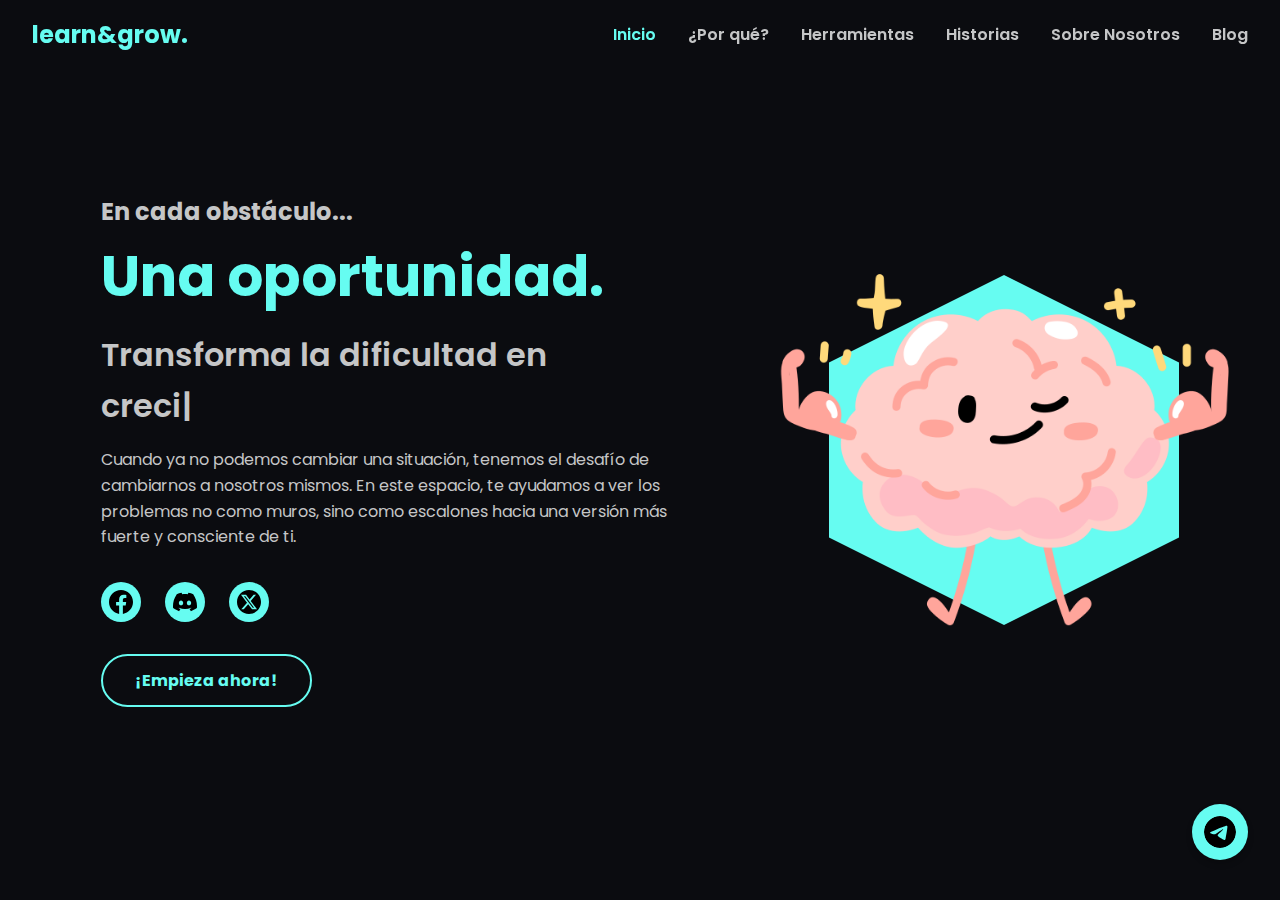
<file: index.html>
<!DOCTYPE html>
<html lang="es">
<head>
    <meta charset="UTF-8">
    <meta name="viewport" content="width=device-width, initial-scale=1.0">
    <title>Aprender de los Problemas</title>
    <link rel="stylesheet" href="css/style.css">
    <link rel="stylesheet" href="css/index.css">
    <link rel="stylesheet" href="css/chat.css">
</head>
<body>
    <header>
        <nav class="navbar">
            <div class="logo">learn&grow.</div>
            <ul class="nav-links">
                <li><a href="index.html" class="active">Inicio</a></li>
                <li><a href="html/why.html">¿Por qué?</a></li>
                <li><a href="html/tools.html">Herramientas</a></li>
                <li><a href="html/stories.html">Historias</a></li>
                <li><a href="html/about.html">Sobre Nosotros</a></li>
                <li><a href="html/blog.html">Blog</a></li>
            </ul>
        </nav>
    </header>

    <main class="hero-section">
        <div class="hero-content">
            <h3 class="greeting">En cada obstáculo...</h3>
            <h1 class="name">Una oportunidad.</h1>
            <h2 class="profession">Transforma la dificultad en <br> <span class="animated-text"></span><span class="cursor">|</span></h2>
            <p class="description">Cuando ya no podemos cambiar una situación, tenemos el desafío de cambiarnos a nosotros mismos. En este espacio, te ayudamos a ver los problemas no como muros, sino como escalones hacia una versión más fuerte y consciente de ti.</p>
            <div class="social-icons">
                <a href="#"><img src="icons/facebook.svg" alt="Facebook" class="social-icon"></a>
                <a href="#"><img src="icons/discord.svg" alt="Discord" class="social-icon"></a>
                <a href="#"><img src="icons/x.svg" alt="X" class="social-icon"></a>
            </div>
            <button class="download-cv-btn">¡Empieza ahora!</button>
        </div>
        <div class="hero-image-container">
            <div class="image-border"></div>
            <img src="img/profile-pic.png" alt="Ilustración de Crecimiento" class="profile-pic">
        </div>
    </main>

    <div id="chat-modal" class="chat-modal">
        <div class="chat-header">
            <h3>Asesor en Crecimiento</h3>
            <span class="close-btn">&times;</span>
        </div>
        <div class="chat-body">
            </div>
        <div class="chat-input">
            <input type="text" id="user-input" placeholder="Escribe tu mensaje...">
            <button id="send-button" class="send-btn">Enviar</button>
        </div>
    </div>

    <div class="chat-btn-container">
        <a href="#"><img src="icons/chat.svg" alt="Chat" class="chat-icon"></a>
    </div>

    <footer>
    </footer>

    <script src="js/index.js"></script>
    <script src="js/chat.js"></script>
</body>
</html>
</file>
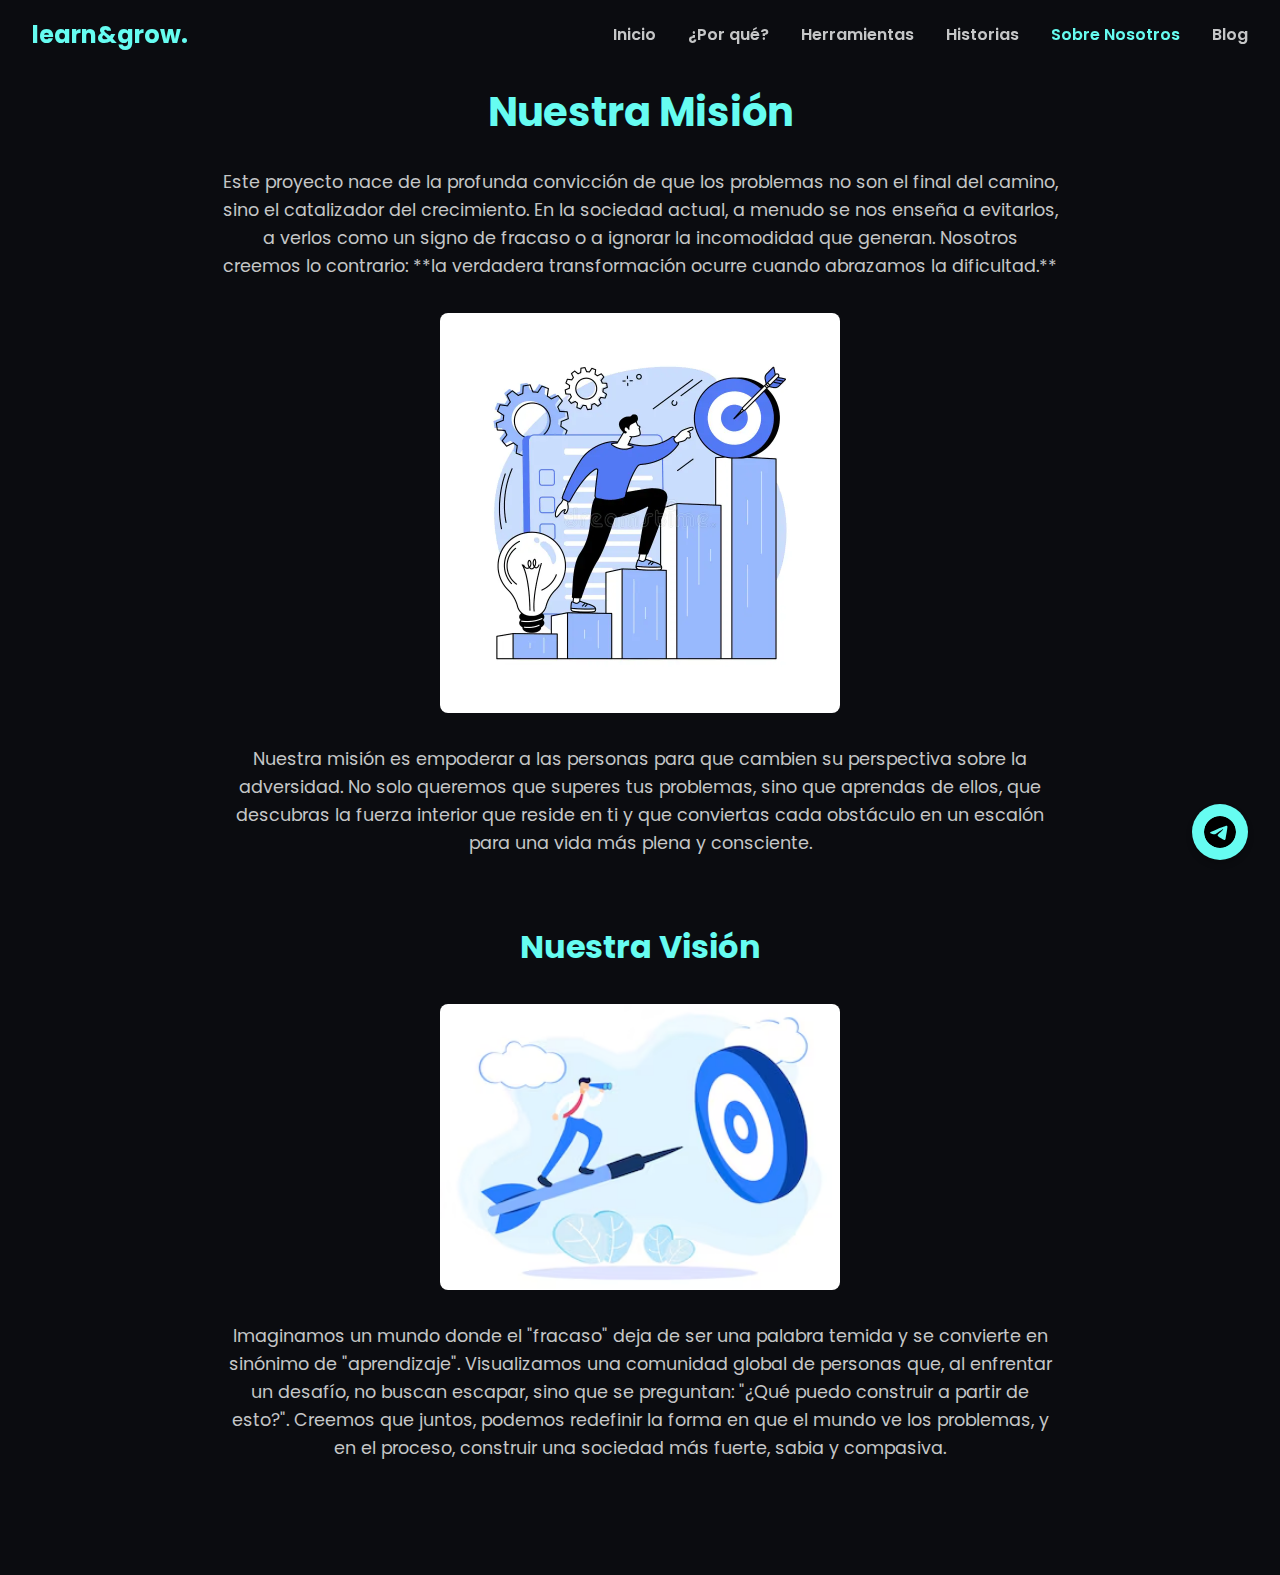
<file: html/about.html>
<!DOCTYPE html> 
<html lang="es">
<head>
    <meta charset="UTF-8">
    <meta name="viewport" content="width=device-width, initial-scale=1.0">
    <title>Sobre Nosotros | Crecimiento</title>
    <link rel="stylesheet" href="../css/style.css">
    <link rel="stylesheet" href="../css/about.css">
    <link rel="stylesheet" href="../css/chat.css">
</head>
<body>
    <header>
        <nav class="navbar">
            <div class="logo">learn&grow.</div>
            <ul class="nav-links">
                <li><a href="../index.html">Inicio</a></li>
                <li><a href="why.html">¿Por qué?</a></li>
                <li><a href="tools.html">Herramientas</a></li>
                <li><a href="stories.html">Historias</a></li>
                <li><a href="about.html" class="active">Sobre Nosotros</a></li>
                <li><a href="blog.html">Blog</a></li>
            </ul>
        </nav>
    </header>

    <main class="about-section">
        <div class="about-container">
            <h1>Nuestra Misión</h1>
            <p>Este proyecto nace de la profunda convicción de que los problemas no son el final del camino, sino el catalizador del crecimiento. En la sociedad actual, a menudo se nos enseña a evitarlos, a verlos como un signo de fracaso o a ignorar la incomodidad que generan. Nosotros creemos lo contrario: **la verdadera transformación ocurre cuando abrazamos la dificultad.**</p>
            <div class="about-image-placeholder">
                <img src="../img/mission-placeholder.jpg" alt="Ilustración de la misión" class="about-image">
            </div>
            <p>Nuestra misión es empoderar a las personas para que cambien su perspectiva sobre la adversidad. No solo queremos que superes tus problemas, sino que aprendas de ellos, que descubras la fuerza interior que reside en ti y que conviertas cada obstáculo en un escalón para una vida más plena y consciente.</p>

            <div class="vision-section">
                <h2>Nuestra Visión</h2>
                <div class="about-image-placeholder">
                    <img src="../img/vision-placeholder.jpg" alt="Ilustración de la visión" class="about-image">
                </div>
                <p>Imaginamos un mundo donde el "fracaso" deja de ser una palabra temida y se convierte en sinónimo de "aprendizaje". Visualizamos una comunidad global de personas que, al enfrentar un desafío, no buscan escapar, sino que se preguntan: "¿Qué puedo construir a partir de esto?". Creemos que juntos, podemos redefinir la forma en que el mundo ve los problemas, y en el proceso, construir una sociedad más fuerte, sabia y compasiva.</p>
            </div>
        </div>
    </main>

    <div id="chat-modal" class="chat-modal">
        <div class="chat-header">
            <h3>Asesor en Crecimiento</h3>
            <span class="close-btn">&times;</span>
        </div>
        <div class="chat-body">
        </div>
        <div class="chat-input">
            <input type="text" id="user-input" placeholder="Escribe tu mensaje...">
            <button id="send-button" class="send-btn">Enviar</button>
        </div>
    </div>

    <div class="chat-btn-container">
        <a href="#"><img src="../icons/chat.svg" alt="Chat" class="chat-icon"></a>
    </div>

    <footer>
    </footer>
    
    <script src="../js/chat.js"></script>
</body>
</html>
</file>
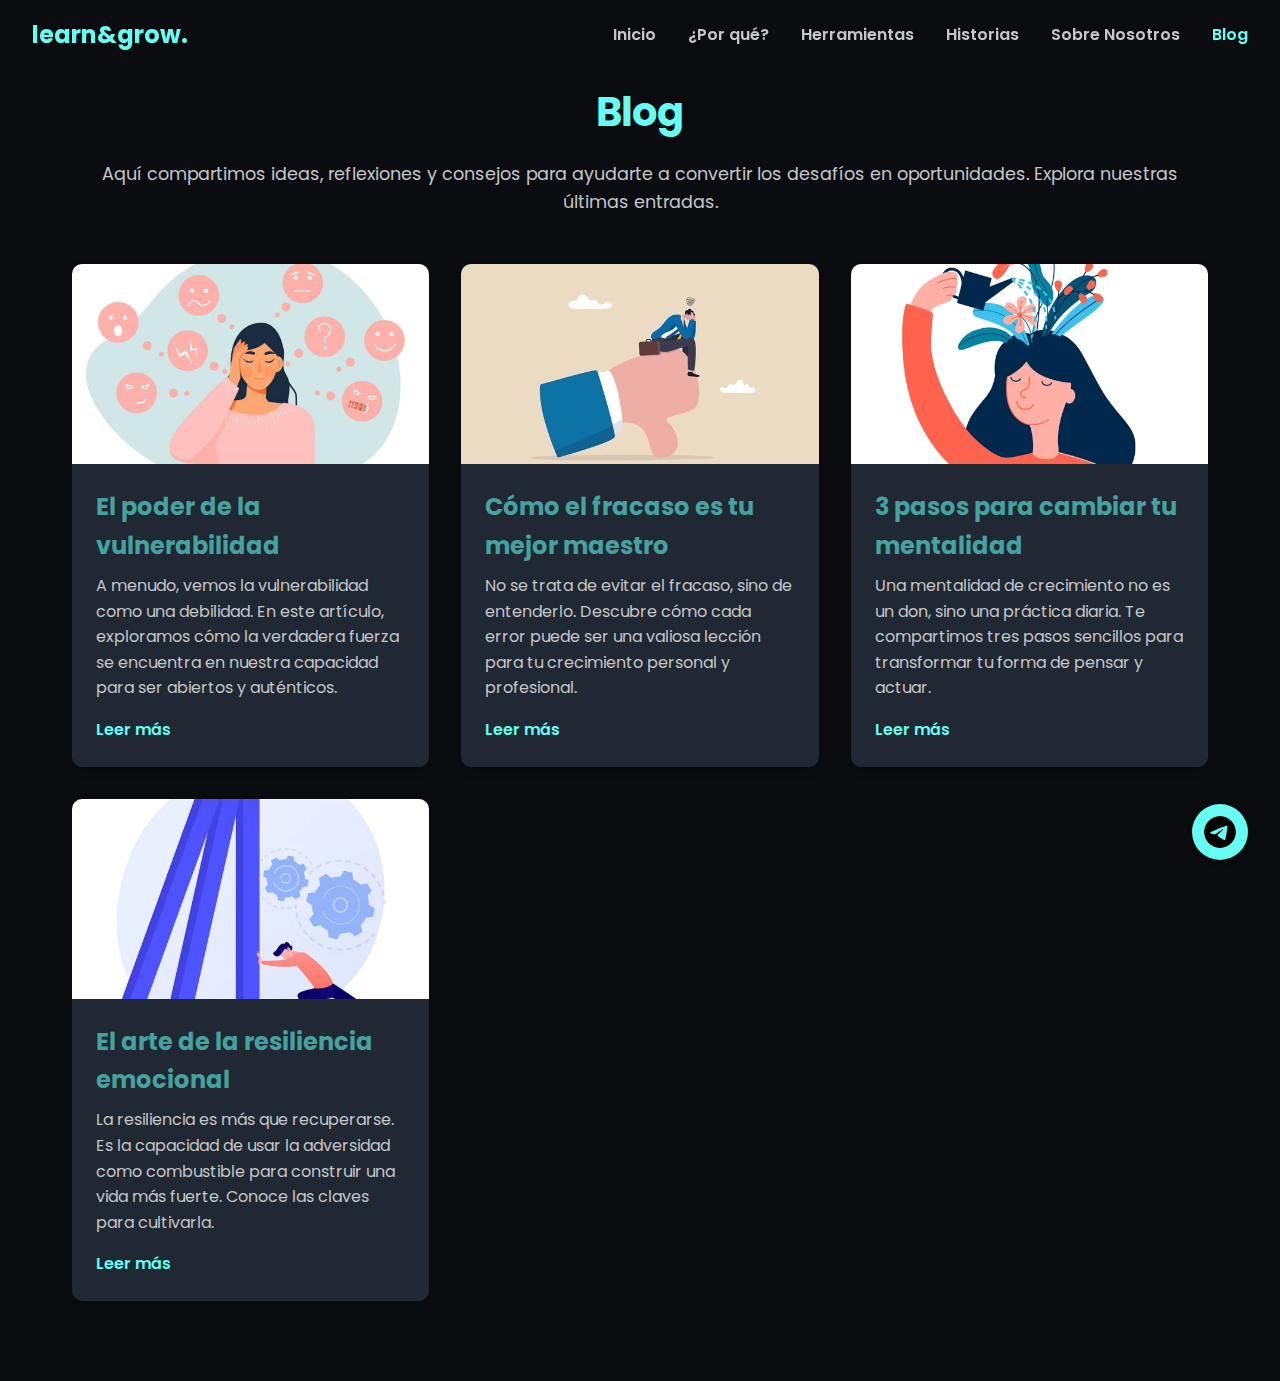
<file: html/blog.html>
<!DOCTYPE html> 
<html lang="es">
<head>
    <meta charset="UTF-8">
    <meta name="viewport" content="width=device-width, initial-scale=1.0">
    <title>Blog | Crecimiento</title>
    <link rel="stylesheet" href="../css/style.css">
    <link rel="stylesheet" href="../css/blog.css">
    <link rel="stylesheet" href="../css/chat.css">
</head>
<body>
    <header>
        <nav class="navbar">
            <div class="logo">learn&grow.</div>
            <ul class="nav-links">
                <li><a href="../index.html">Inicio</a></li>
                <li><a href="why.html">¿Por qué?</a></li>
                <li><a href="tools.html">Herramientas</a></li>
                <li><a href="stories.html">Historias</a></li>
                <li><a href="about.html">Sobre Nosotros</a></li>
                <li><a href="blog.html" class="active">Blog</a></li>
            </ul>
        </nav>
    </header>

    <main class="blog-section">
        <div class="blog-container">
            <h1>Blog</h1>
            <p class="blog-intro">Aquí compartimos ideas, reflexiones y consejos para ayudarte a convertir los desafíos en oportunidades. Explora nuestras últimas entradas.</p>

            <div class="blog-grid">
                <div class="blog-card">
                    <img src="../img/blog-post1.jpg" alt="Ilustración del post del blog" class="blog-image">
                    <div class="blog-content">
                        <h2>El poder de la vulnerabilidad</h2>
                        <p>A menudo, vemos la vulnerabilidad como una debilidad. En este artículo, exploramos cómo la verdadera fuerza se encuentra en nuestra capacidad para ser abiertos y auténticos.</p>
                        <a href="#" class="read-more">Leer más</a>
                    </div>
                </div>

                <div class="blog-card">
                    <img src="../img/blog-post2.jpg" alt="Ilustración del post del blog" class="blog-image">
                    <div class="blog-content">
                        <h2>Cómo el fracaso es tu mejor maestro</h2>
                        <p>No se trata de evitar el fracaso, sino de entenderlo. Descubre cómo cada error puede ser una valiosa lección para tu crecimiento personal y profesional.</p>
                        <a href="#" class="read-more">Leer más</a>
                    </div>
                </div>

                <div class="blog-card">
                    <img src="../img/blog-post3.jpg" alt="Ilustración del post del blog" class="blog-image">
                    <div class="blog-content">
                        <h2>3 pasos para cambiar tu mentalidad</h2>
                        <p>Una mentalidad de crecimiento no es un don, sino una práctica diaria. Te compartimos tres pasos sencillos para transformar tu forma de pensar y actuar.</p>
                        <a href="#" class="read-more">Leer más</a>
                    </div>
                </div>

                <div class="blog-card">
                    <img src="../img/blog-post4.jpg" alt="Ilustración del post del blog" class="blog-image">
                    <div class="blog-content">
                        <h2>El arte de la resiliencia emocional</h2>
                        <p>La resiliencia es más que recuperarse. Es la capacidad de usar la adversidad como combustible para construir una vida más fuerte. Conoce las claves para cultivarla.</p>
                        <a href="#" class="read-more">Leer más</a>
                    </div>
                </div>
            </div>
        </div>
    </main>

    <div id="chat-modal" class="chat-modal">
        <div class="chat-header">
            <h3>Asesor en Crecimiento</h3>
            <span class="close-btn">&times;</span>
        </div>
        <div class="chat-body">
        </div>
        <div class="chat-input">
            <input type="text" id="user-input" placeholder="Escribe tu mensaje...">
            <button id="send-button" class="send-btn">Enviar</button>
        </div>
    </div>

    <div class="chat-btn-container">
        <a href="#"><img src="../icons/chat.svg" alt="Chat" class="chat-icon"></a>
    </div>

    <footer>
    </footer>
    
    <script src="../js/chat.js"></script>
</body>
</html>
</file>
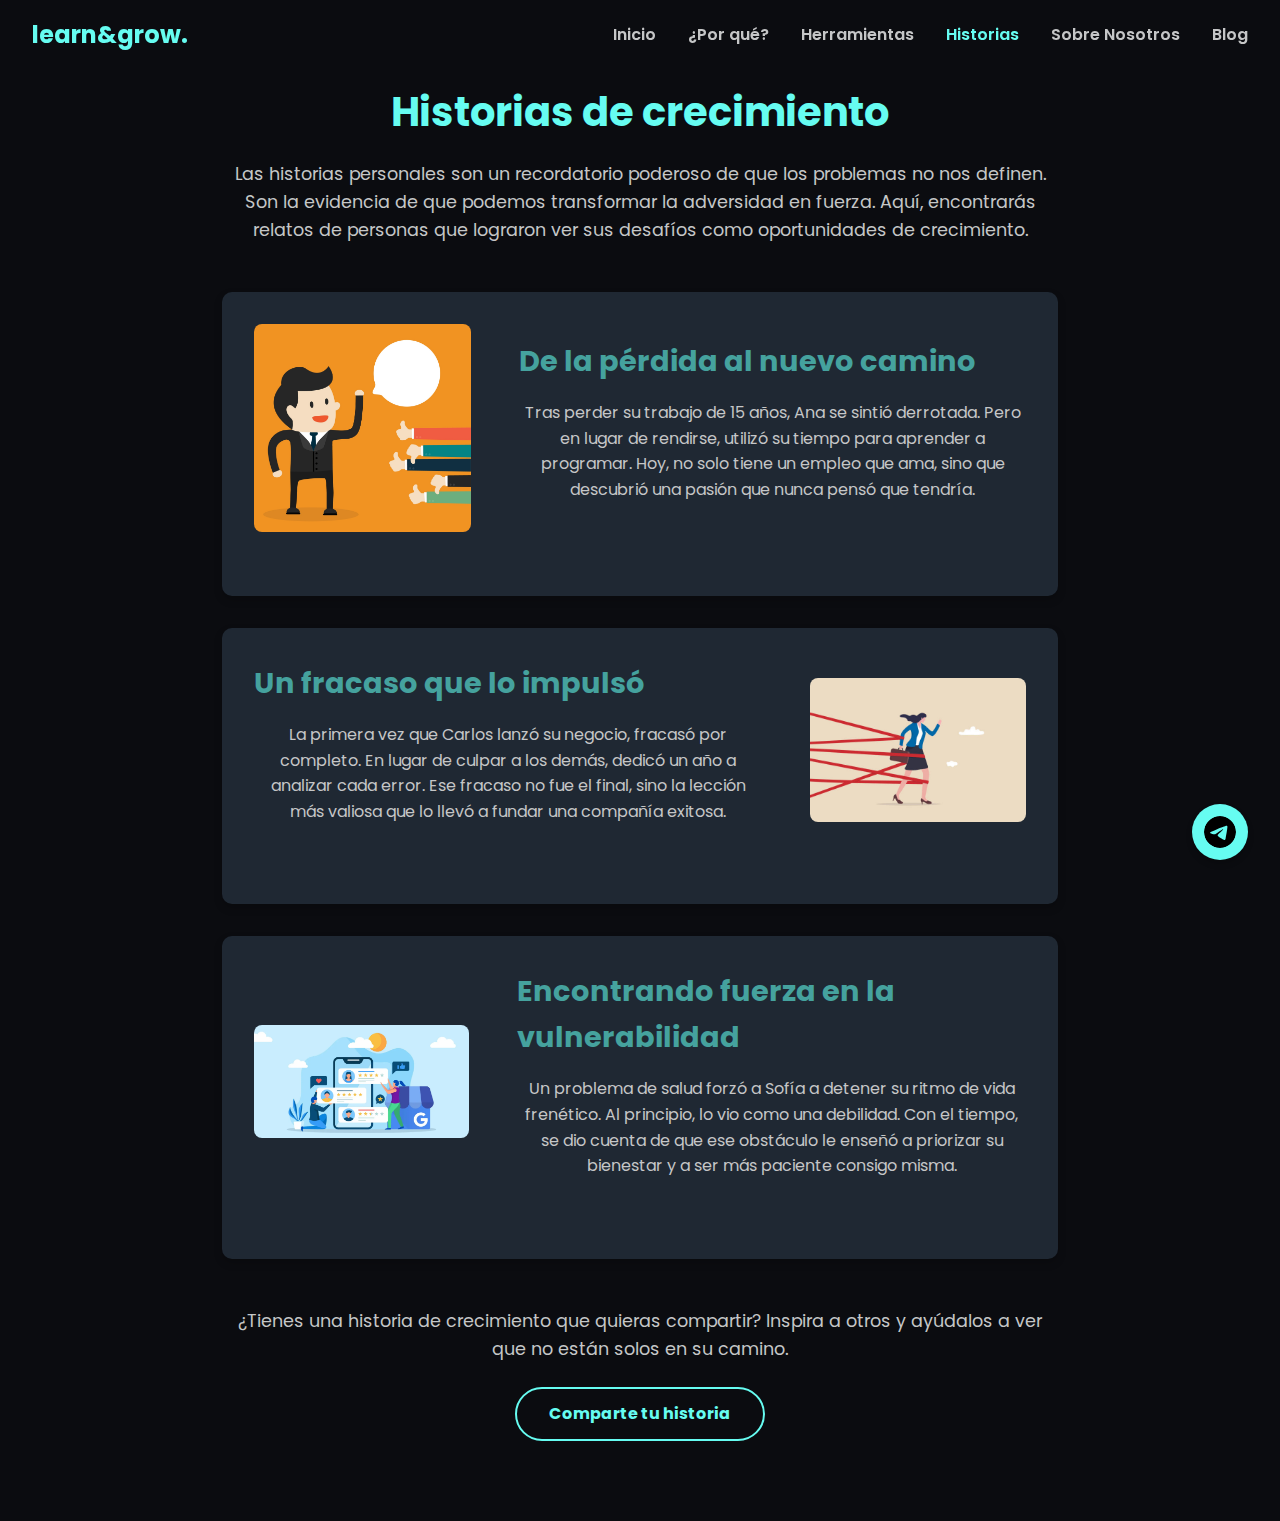
<file: html/stories.html>
<!DOCTYPE html> 
<html lang="es">
<head>
    <meta charset="UTF-8">
    <meta name="viewport" content="width=device-width, initial-scale=1.0">
    <title>Historias | Crecimiento</title>
    <link rel="stylesheet" href="../css/style.css">
    <link rel="stylesheet" href="../css/stories.css">
    <link rel="stylesheet" href="../css/chat.css">
</head>
<body>
    <header>
        <nav class="navbar">
            <div class="logo">learn&grow.</div>
            <ul class="nav-links">
                <li><a href="../index.html">Inicio</a></li>
                <li><a href="why.html">¿Por qué?</a></li>
                <li><a href="tools.html">Herramientas</a></li>
                <li><a href="stories.html" class="active">Historias</a></li>
                <li><a href="about.html">Sobre Nosotros</a></li>
                <li><a href="blog.html">Blog</a></li>
            </ul>
        </nav>
    </header>

    <main class="stories-section">
        <div class="stories-container">
            <h1>Historias de crecimiento</h1>
            <p>Las historias personales son un recordatorio poderoso de que los problemas no nos definen. Son la evidencia de que podemos transformar la adversidad en fuerza. Aquí, encontrarás relatos de personas que lograron ver sus desafíos como oportunidades de crecimiento.</p>

            <div class="story-card">
                <div class="story-image">
                    <img src="../img/story1.jpg" alt="Foto de una persona contando su historia">
                </div>
                <div class="story-content">
                    <h2>De la pérdida al nuevo camino</h2>
                    <p>Tras perder su trabajo de 15 años, Ana se sintió derrotada. Pero en lugar de rendirse, utilizó su tiempo para aprender a programar. Hoy, no solo tiene un empleo que ama, sino que descubrió una pasión que nunca pensó que tendría.</p>
                </div>
            </div>

            <div class="story-card">
                <div class="story-image">
                    <img src="../img/story2.jpg" alt="Foto de una persona superando un desafío">
                </div>
                <div class="story-content">
                    <h2>Un fracaso que lo impulsó</h2>
                    <p>La primera vez que Carlos lanzó su negocio, fracasó por completo. En lugar de culpar a los demás, dedicó un año a analizar cada error. Ese fracaso no fue el final, sino la lección más valiosa que lo llevó a fundar una compañía exitosa.</p>
                </div>
            </div>

            <div class="story-card">
                <div class="story-image">
                    <img src="../img/story3.jpg" alt="Foto de una persona reflexiva">
                </div>
                <div class="story-content">
                    <h2>Encontrando fuerza en la vulnerabilidad</h2>
                    <p>Un problema de salud forzó a Sofía a detener su ritmo de vida frenético. Al principio, lo vio como una debilidad. Con el tiempo, se dio cuenta de que ese obstáculo le enseñó a priorizar su bienestar y a ser más paciente consigo misma.</p>
                </div>
            </div>
            
            <div class="call-to-action">
                <p>¿Tienes una historia de crecimiento que quieras compartir? Inspira a otros y ayúdalos a ver que no están solos en su camino.</p>
                <a href="#" class="share-btn">Comparte tu historia</a>
            </div>
        </div>
    </main>
    
    <div id="chat-modal" class="chat-modal">
        <div class="chat-header">
            <h3>Asesor en Crecimiento</h3>
            <span class="close-btn">&times;</span>
        </div>
        <div class="chat-body">
        </div>
        <div class="chat-input">
            <input type="text" id="user-input" placeholder="Escribe tu mensaje...">
            <button id="send-button" class="send-btn">Enviar</button>
        </div>
    </div>

    <div class="chat-btn-container">
        <a href="#"><img src="../icons/chat.svg" alt="Chat" class="chat-icon"></a>
    </div>

    <footer>
    </footer>
    
    <script src="../js/chat.js"></script>
</body>
</html>
</file>
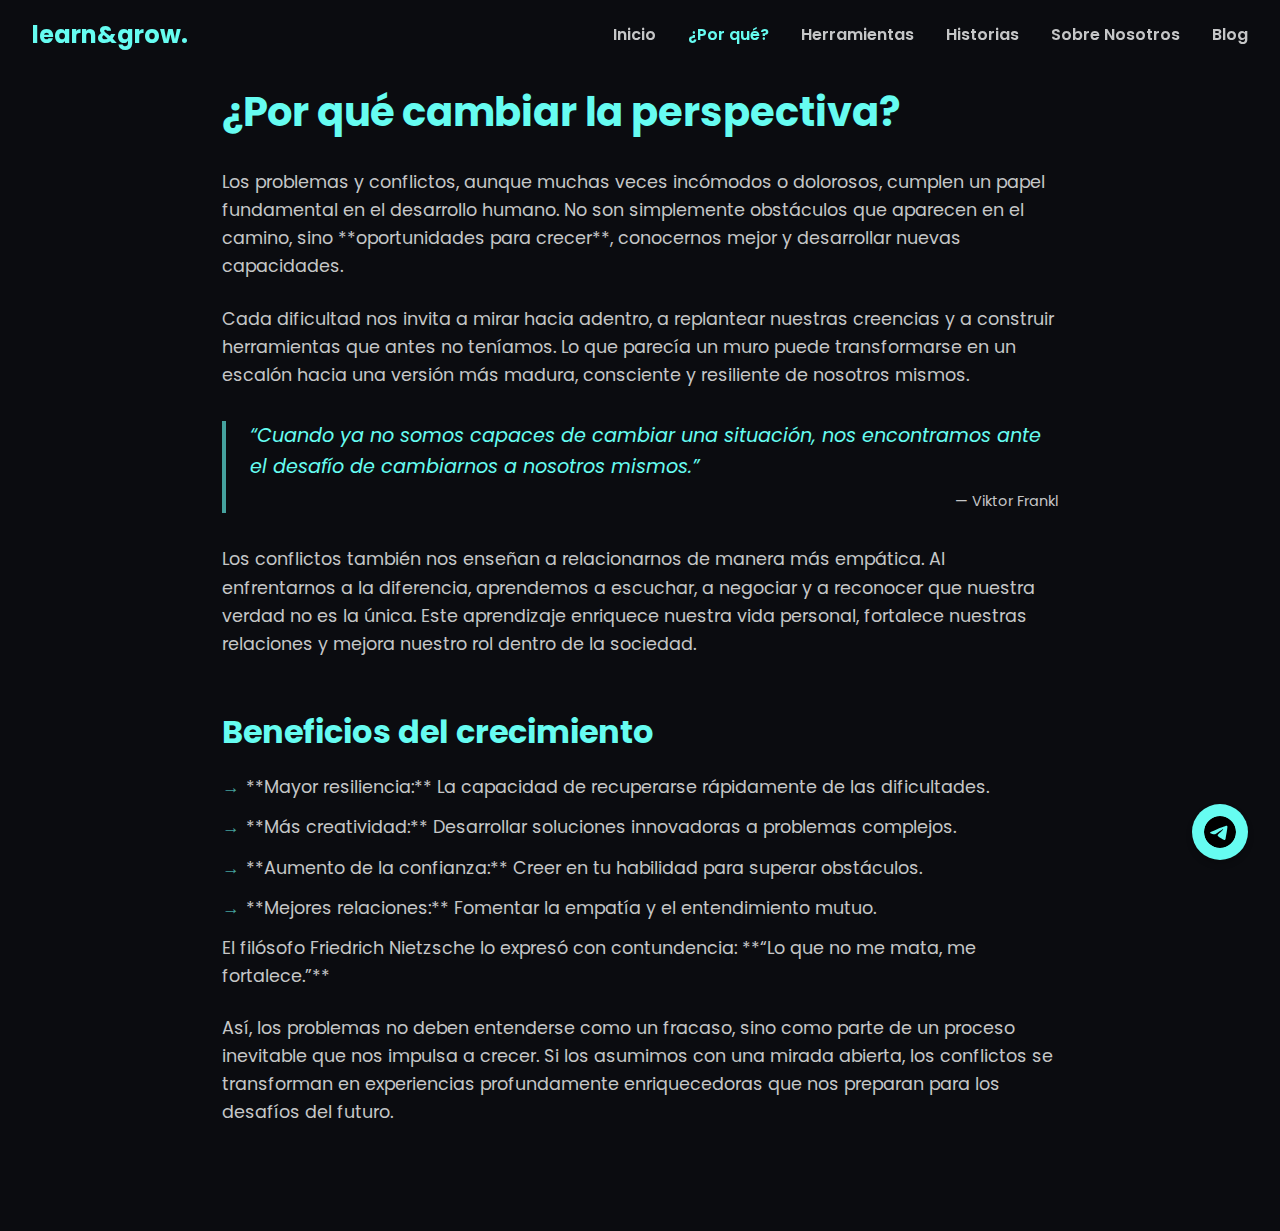
<file: html/why.html>
<!DOCTYPE html> 
<html lang="es">
<head>
    <meta charset="UTF-8">
    <meta name="viewport" content="width=device-width, initial-scale=1.0">
    <title>¿Por qué? | Crecimiento</title>
    <link rel="stylesheet" href="../css/style.css">
    <link rel="stylesheet" href="../css/why.css">
    <link rel="stylesheet" href="../css/chat.css">
</head>
<body>
    <header>
        <nav class="navbar">
            <div class="logo">learn&grow.</div>
            <ul class="nav-links">
                <li><a href="../index.html">Inicio</a></li>
                <li><a href="why.html" class="active">¿Por qué?</a></li>
                <li><a href="tools.html">Herramientas</a></li>
                <li><a href="stories.html">Historias</a></li>
                <li><a href="about.html">Sobre Nosotros</a></li>
                <li><a href="blog.html">Blog</a></li>
            </ul>
        </nav>
    </header>

    <main class="why-section">
        <div class="why-container">
            <h1>¿Por qué cambiar la perspectiva?</h1>
            <p>Los problemas y conflictos, aunque muchas veces incómodos o dolorosos, cumplen un papel fundamental en el desarrollo humano. No son simplemente obstáculos que aparecen en el camino, sino **oportunidades para crecer**, conocernos mejor y desarrollar nuevas capacidades.</p>
            <p>Cada dificultad nos invita a mirar hacia adentro, a replantear nuestras creencias y a construir herramientas que antes no teníamos. Lo que parecía un muro puede transformarse en un escalón hacia una versión más madura, consciente y resiliente de nosotros mismos.</p>
            <blockquote class="quote">
                “Cuando ya no somos capaces de cambiar una situación, nos encontramos ante el desafío de cambiarnos a nosotros mismos.”
                <cite>— Viktor Frankl</cite>
            </blockquote>
            <p>Los conflictos también nos enseñan a relacionarnos de manera más empática. Al enfrentarnos a la diferencia, aprendemos a escuchar, a negociar y a reconocer que nuestra verdad no es la única. Este aprendizaje enriquece nuestra vida personal, fortalece nuestras relaciones y mejora nuestro rol dentro de la sociedad.</p>
            <div class="benefits-section">
                <h2>Beneficios del crecimiento</h2>
                <ul>
                    <li>**Mayor resiliencia:** La capacidad de recuperarse rápidamente de las dificultades.</li>
                    <li>**Más creatividad:** Desarrollar soluciones innovadoras a problemas complejos.</li>
                    <li>**Aumento de la confianza:** Creer en tu habilidad para superar obstáculos.</li>
                    <li>**Mejores relaciones:** Fomentar la empatía y el entendimiento mutuo.</li>
                </ul>
            </div>
            <p>El filósofo Friedrich Nietzsche lo expresó con contundencia: **“Lo que no me mata, me fortalece.”**</p>
            <p>Así, los problemas no deben entenderse como un fracaso, sino como parte de un proceso inevitable que nos impulsa a crecer. Si los asumimos con una mirada abierta, los conflictos se transforman en experiencias profundamente enriquecedoras que nos preparan para los desafíos del futuro.</p>
        </div>
    </main>

    <div id="chat-modal" class="chat-modal">
        <div class="chat-header">
            <h3>Asesor en Crecimiento</h3>
            <span class="close-btn">&times;</span>
        </div>
        <div class="chat-body">
        </div>
        <div class="chat-input">
            <input type="text" id="user-input" placeholder="Escribe tu mensaje...">
            <button id="send-button" class="send-btn">Enviar</button>
        </div>
    </div>

    <div class="chat-btn-container">
        <a href="#"><img src="../icons/chat.svg" alt="Chat" class="chat-icon"></a>
    </div>

    <footer>
    </footer>
    
    <script src="../js/chat.js"></script>
</body>
</html>
</file>
<file: css/style.css>
@import url('https://fonts.googleapis.com/css2?family=Poppins:wght@400;600;700&display=swap');

:root {
    --bg-color: #0b0c10;
    --primary-color: #66fcf1;
    --secondary-color: #45a29e;
    --text-color: #c5c6c7;
    --dark-text-color: #1f2833;
}

* {
    margin: 0;
    padding: 0;
    box-sizing: border-box;
    font-family: 'Poppins', sans-serif;
}

body {
    background-color: var(--bg-color);
    color: var(--text-color);
    line-height: 1.6;
}

.container {
    max-width: 1200px;
    margin: 0 auto;
    padding: 0 2rem;
}

/* Navbar */
.navbar {
    display: flex;
    justify-content: space-between;
    align-items: center;
    padding: 1rem 2rem;
    position: fixed;
    width: 100%;
    z-index: 1000;
    transition: background-color 0.3s ease;
}

.logo {
    font-size: 1.5rem;
    font-weight: 700;
    color: var(--primary-color);
}

.logo:hover {
    background-color: var(--primary-color);
    color: transparent;
}

.nav-links {
    list-style: none;
    display: flex;
    gap: 2rem;
}

.nav-links a {
    color: var(--text-color);
    text-decoration: none;
    font-weight: 600;
    transition: color 0.3s ease;
}

.nav-links a:hover,
.nav-links a.active {
    color: var(--primary-color);
}

/* Efecto de desenfoque de la navbar */
.navbar::after {
    content: '';
    position: absolute;
    top: 0;
    left: 0;
    width: 100%;
    height: 100%; /* Cubre toda la navbar */
    background-color: rgba(11, 12, 16, 0.8); /* Fondo semi-transparente del color del body */
    backdrop-filter: blur(10px); /* Efecto de desenfoque */
    z-index: -1; /* Coloca el pseudo-elemento detrás del contenido de la navbar */
}


/* Botón de chat flotante - Estilos globales */
.chat-btn-container {
    position: fixed;
    bottom: 2rem;
    right: 2rem;
    z-index: 100;
}

.chat-icon {
    width: 3.5rem;
    height: 3.5rem;
    background-color: var(--primary-color);
    border-radius: 50%;
    padding: 0.75rem;
    box-shadow: 0 4px 6px rgba(0, 0, 0, 0.2);
    transition: all 0.4s cubic-bezier(.3,1.5,.7,1);
}

.chat-icon:hover {
    transform: translateY(-5px) scale(1.1);
}
</file>
<file: css/index.css>
.hero-section {
    display: flex;
    justify-content: center;
    align-items: center;
    min-height: 100vh;
    padding: 5rem 2rem;
    gap: 8rem;
}

.hero-content {
    max-width: 600px;
}

.greeting {
    font-size: 1.5rem;
    color: var(--text-color);
}

.name {
    font-size: 3.5rem;
    font-weight: 700;
    color: var(--primary-color);
    margin-bottom: 0.5rem;
}

.profession {
    font-size: 2rem;
    font-weight: 600;
    color: var(--text-color);
    margin-bottom: 1rem;
}

.youtuber {
    color: var(--secondary-color);
}

.cursor {
    animation: blink 0.7s infinite;
}

@keyframes blink {
    50% { opacity: 0; }
}

.description {
    font-size: 1rem;
    color: var(--text-color);
    margin-bottom: 2rem;
}

.social-icons {
    display: flex;
    gap: 1.5rem;
    margin-bottom: 2rem;
}

.social-icons a {
    color: var(--dark-text-color);
    background-color: var(--primary-color);
    width: 2.5rem;
    height: 2.5rem;
    border-radius: 50%;
    transition: all 0.4s cubic-bezier(.3,1.5,.7,1);
    display: flex;
    justify-content: center;
    align-items: center;
}

.social-icons a:hover {
    box-shadow: 0 0 15px #ffffff;
    transform: translateY(-5px) scale(1.1);
}

.social-icon {
    width: 1.5rem;
    height: 1.5rem;
}

.download-cv-btn {
    background-color: transparent;
    color: var(--primary-color);
    border: 2px solid var(--primary-color);
    padding: 0.75rem 2rem;
    border-radius: 50px;
    font-size: 1rem;
    font-weight: 700;
    cursor: pointer;
    position: relative;
    overflow: hidden;
    z-index: 1;
    transition: color 0.3s ease;
}

.download-cv-btn::before {
    content: '';
    position: absolute;
    top: 0;
    left: 0;
    width: 0;
    height: 100%;
    background-color: var(--primary-color);
    z-index: -1;
    transition: width 0.3s ease;
}

.download-cv-btn:hover {
    color: var(--dark-text-color);
}

.download-cv-btn:hover::before {
    width: 100%;
}

.hero-image-container {
    position: relative;
    width: 350px;
    height: 350px;
}

.image-border {
    position: absolute;
    top: 0;
    left: 0;
    width: 100%;
    height: 100%;
    clip-path: polygon(50% 0%, 100% 25%, 100% 75%, 50% 100%, 0% 75%, 0% 25%);
    background-color: var(--primary-color);
    animation: pulse 4s infinite ease-in-out;
    z-index: 1;
}

.profile-pic {
    position: absolute;
    top: 50%;
    left: 50%;
    transform: translate(-50%, -50%);
    width: 450px; /* Tamaño ajustado para ser más grande */
    height: auto;
    object-fit: contain;
    z-index: 2;
}

@keyframes pulse {
    0% {
        transform: scale(1);
    }
    50% {
        transform: scale(1.05);
    }
    100% {
        transform: scale(1);
    }
}
</file>
<file: css/chat.css>
/* Estilos del modal de chat */
.chat-modal {
    position: fixed;
    bottom: 2rem;
    right: 2rem;
    width: 350px;
    height: 500px;
    background-color: var(--dark-text-color);
    border-radius: 10px;
    box-shadow: 0 5px 15px rgba(0, 0, 0, 0.5);
    display: none; /* Oculto por defecto */
    flex-direction: column;
    overflow: hidden;
    z-index: 1000;
}

/* Estado activo del modal */
.chat-modal.active {
    display: flex;
}

.chat-header {
    display: flex;
    justify-content: space-between;
    align-items: center;
    background-color: var(--primary-color);
    color: var(--dark-text-color);
    padding: 1rem;
}

.chat-header h3 {
    margin: 0;
    font-size: 1.2rem;
}

.close-btn {
    font-size: 1.5rem;
    font-weight: bold;
    cursor: pointer;
    line-height: 1;
}

.chat-body {
    flex-grow: 1;
    padding: 1rem;
    overflow-y: auto;
}

.chat-body .message {
    padding: 0.5rem 1rem;
    border-radius: 1rem;
    margin-bottom: 0.5rem;
    max-width: 80%;
    line-height: 1.4;
}

.chat-body .message.bot {
    background-color: var(--secondary-color);
    color: var(--dark-text-color);
    align-self: flex-start;
}

.chat-body .message.user {
    background-color: #6a6a6a;
    color: var(--text-color);
    align-self: flex-end;
    margin-left: auto;
}

.chat-input {
    display: flex;
    padding: 1rem;
    border-top: 1px solid #333;
}

.chat-input input {
    flex-grow: 1;
    border: none;
    background-color: #333;
    color: var(--text-color);
    padding: 0.75rem;
    border-radius: 50px;
    margin-right: 0.5rem;
}

.chat-input input:focus {
    outline: none;
}

.send-btn {
    background-color: var(--primary-color);
    color: var(--dark-text-color);
    border: none;
    border-radius: 50px;
    padding: 0.5rem 1.25rem;
    cursor: pointer;
    font-weight: bold;
}
</file>
<file: css/about.css>
.about-section {
    padding: 5rem 2rem;
    max-width: 900px;
    margin: 0 auto;
    text-align: center;
}

.about-container h1 {
    font-size: 2.5rem;
    color: var(--primary-color);
    margin-bottom: 1.5rem;
}

.about-container p {
    font-size: 1.1rem;
    margin-bottom: 2rem;
}

.about-container strong {
    color: var(--secondary-color);
}

.about-image-placeholder {
    margin: 2rem auto;
    max-width: 400px;
    border-radius: 8px;
    overflow: hidden;
}

.about-image {
    width: 100%;
    height: auto;
    display: block;
    object-fit: cover;
}

.vision-section {
    margin-top: 4rem;
}

.vision-section h2 {
    font-size: 2rem;
    color: var(--primary-color);
    margin-bottom: 2rem;
}
</file>
<file: css/blog.css>
.blog-section {
    padding: 5rem 2rem;
    max-width: 1200px;
    margin: 0 auto;
}

.blog-container h1 {
    font-size: 2.5rem;
    color: var(--primary-color);
    margin-bottom: 1rem;
    text-align: center;
}

.blog-intro {
    font-size: 1.1rem;
    margin-bottom: 3rem;
    text-align: center;
}

.blog-grid {
    display: grid;
    grid-template-columns: repeat(auto-fit, minmax(300px, 1fr));
    gap: 2rem;
}

.blog-card {
    background-color: var(--dark-text-color);
    border-radius: 10px;
    overflow: hidden;
    box-shadow: 0 4px 8px rgba(0, 0, 0, 0.2);
    display: flex;
    flex-direction: column;
    transition: transform 0.3s ease, box-shadow 0.3s ease;
}

.blog-card:hover {
    transform: translateY(-5px);
    box-shadow: 0 8px 16px rgba(0, 0, 0, 0.3);
}

.blog-image {
    width: 100%;
    height: 200px;
    object-fit: cover;
}

.blog-content {
    padding: 1.5rem;
    flex-grow: 1;
    display: flex;
    flex-direction: column;
}

.blog-content h2 {
    font-size: 1.5rem;
    color: var(--secondary-color);
    margin-bottom: 0.5rem;
}

.blog-content p {
    font-size: 1rem;
    margin-bottom: 1rem;
    flex-grow: 1;
}

.read-more {
    display: inline-block;
    color: var(--primary-color);
    text-decoration: none;
    font-weight: 600;
    transition: color 0.3s ease;
}

.read-more:hover {
    color: var(--text-color);
}
</file>
<file: css/stories.css>
.stories-section {
    padding: 5rem 2rem;
    max-width: 900px;
    margin: 0 auto;
}

.stories-container h1 {
    font-size: 2.5rem;
    color: var(--primary-color);
    margin-bottom: 1rem;
    text-align: center;
}

.stories-container p {
    font-size: 1.1rem;
    margin-bottom: 3rem;
    text-align: center;
}

.story-card {
    display: flex;
    flex-direction: column;
    align-items: center;
    background-color: var(--dark-text-color);
    padding: 2rem;
    border-radius: 10px;
    margin-bottom: 2rem;
    box-shadow: 0 4px 8px rgba(0, 0, 0, 0.2);
}

.story-image {
    width: 100%;
    max-width: 300px;
    margin-bottom: 1.5rem;
}

.story-image img {
    width: 100%;
    height: auto;
    border-radius: 8px;
    object-fit: cover;
}

.story-content {
    text-align: center;
}

.story-content h2 {
    font-size: 1.8rem;
    color: var(--secondary-color);
    margin-bottom: 1rem;
}

.story-content p {
    font-size: 1rem;
    line-height: 1.6;
}

.call-to-action {
    text-align: center;
    margin-top: 3rem;
}

.call-to-action p {
    margin-bottom: 1.5rem;
}

.share-btn {
    display: inline-block;
    background-color: transparent;
    color: var(--primary-color);
    border: 2px solid var(--primary-color);
    padding: 0.75rem 2rem;
    border-radius: 50px;
    text-decoration: none;
    font-weight: 700;
    transition: all 0.3s ease;
}

.share-btn:hover {
    background-color: var(--primary-color);
    color: var(--dark-text-color);
}

@media (min-width: 768px) {
    .story-card {
        flex-direction: row;
        gap: 3rem;
        text-align: left;
    }
    
    .story-card:nth-child(even) {
        flex-direction: row-reverse;
    }

    .story-content {
        text-align: left;
    }
}
</file>
<file: css/why.css>
.why-section {
    padding: 5rem 2rem;
    max-width: 900px;
    margin: 0 auto;
}

.why-container {
    text-align: left;
    transition: opacity 0.5s ease-out; /* Añadimos la transición */
}

.why-container h1 {
    font-size: 2.5rem;
    color: var(--primary-color);
    margin-bottom: 1.5rem;
}

.why-container p {
    font-size: 1.1rem;
    margin-bottom: 1.5rem;
}

.why-container strong {
    color: var(--secondary-color);
}

.quote {
    font-style: italic;
    color: var(--primary-color);
    border-left: 4px solid var(--secondary-color);
    padding-left: 1.5rem;
    margin: 2rem 0;
    font-size: 1.2rem;
}

.quote cite {
    display: block;
    margin-top: 0.5rem;
    font-size: 0.9rem;
    text-align: right;
    font-style: normal;
    color: var(--text-color);
}

.benefits-section {
    margin-top: 3rem;
}

.benefits-section h2 {
    font-size: 2rem;
    color: var(--primary-color);
    margin-bottom: 1rem;
}

.benefits-section ul {
    list-style: none;
    padding: 0;
}

.benefits-section li {
    font-size: 1.1rem;
    margin-bottom: 0.75rem;
    padding-left: 1.5rem;
    position: relative;
}

.benefits-section li::before {
    content: '→';
    position: absolute;
    left: 0;
    color: var(--secondary-color);
    font-weight: bold;
}
</file>
